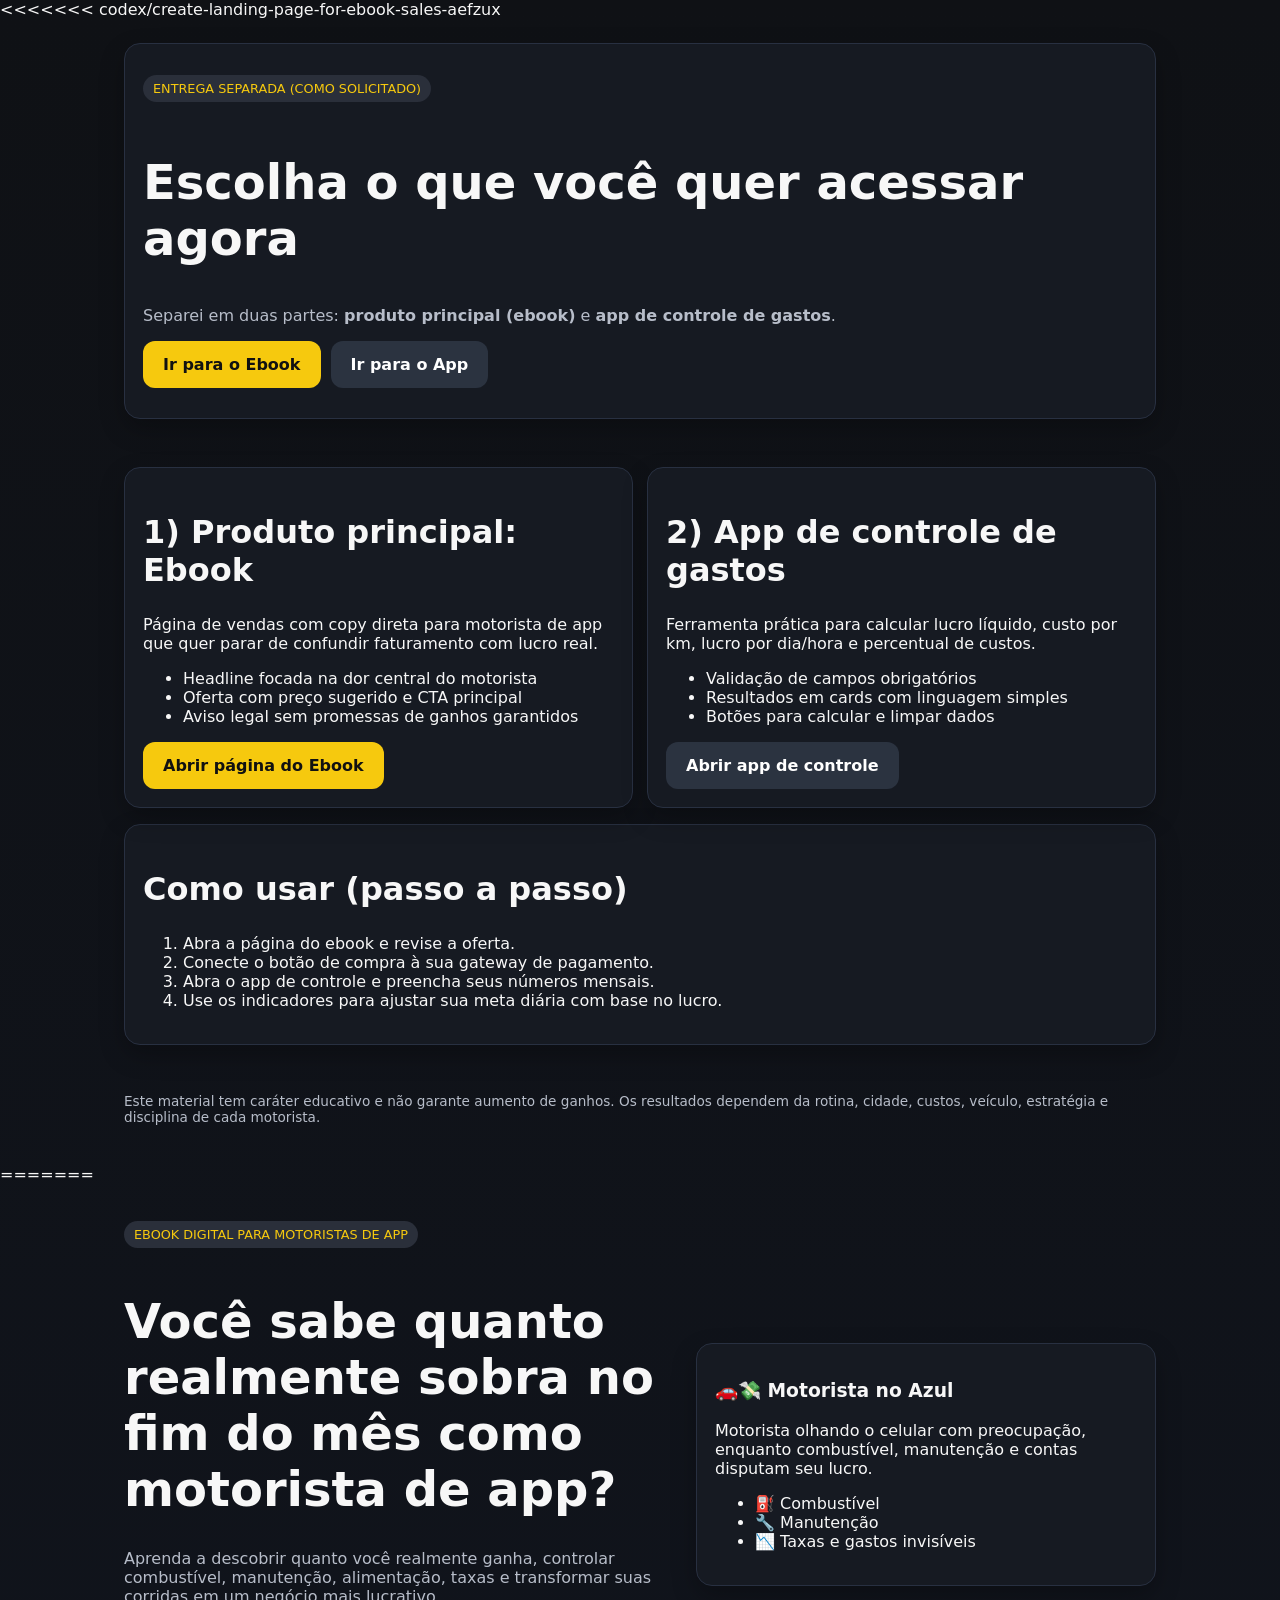
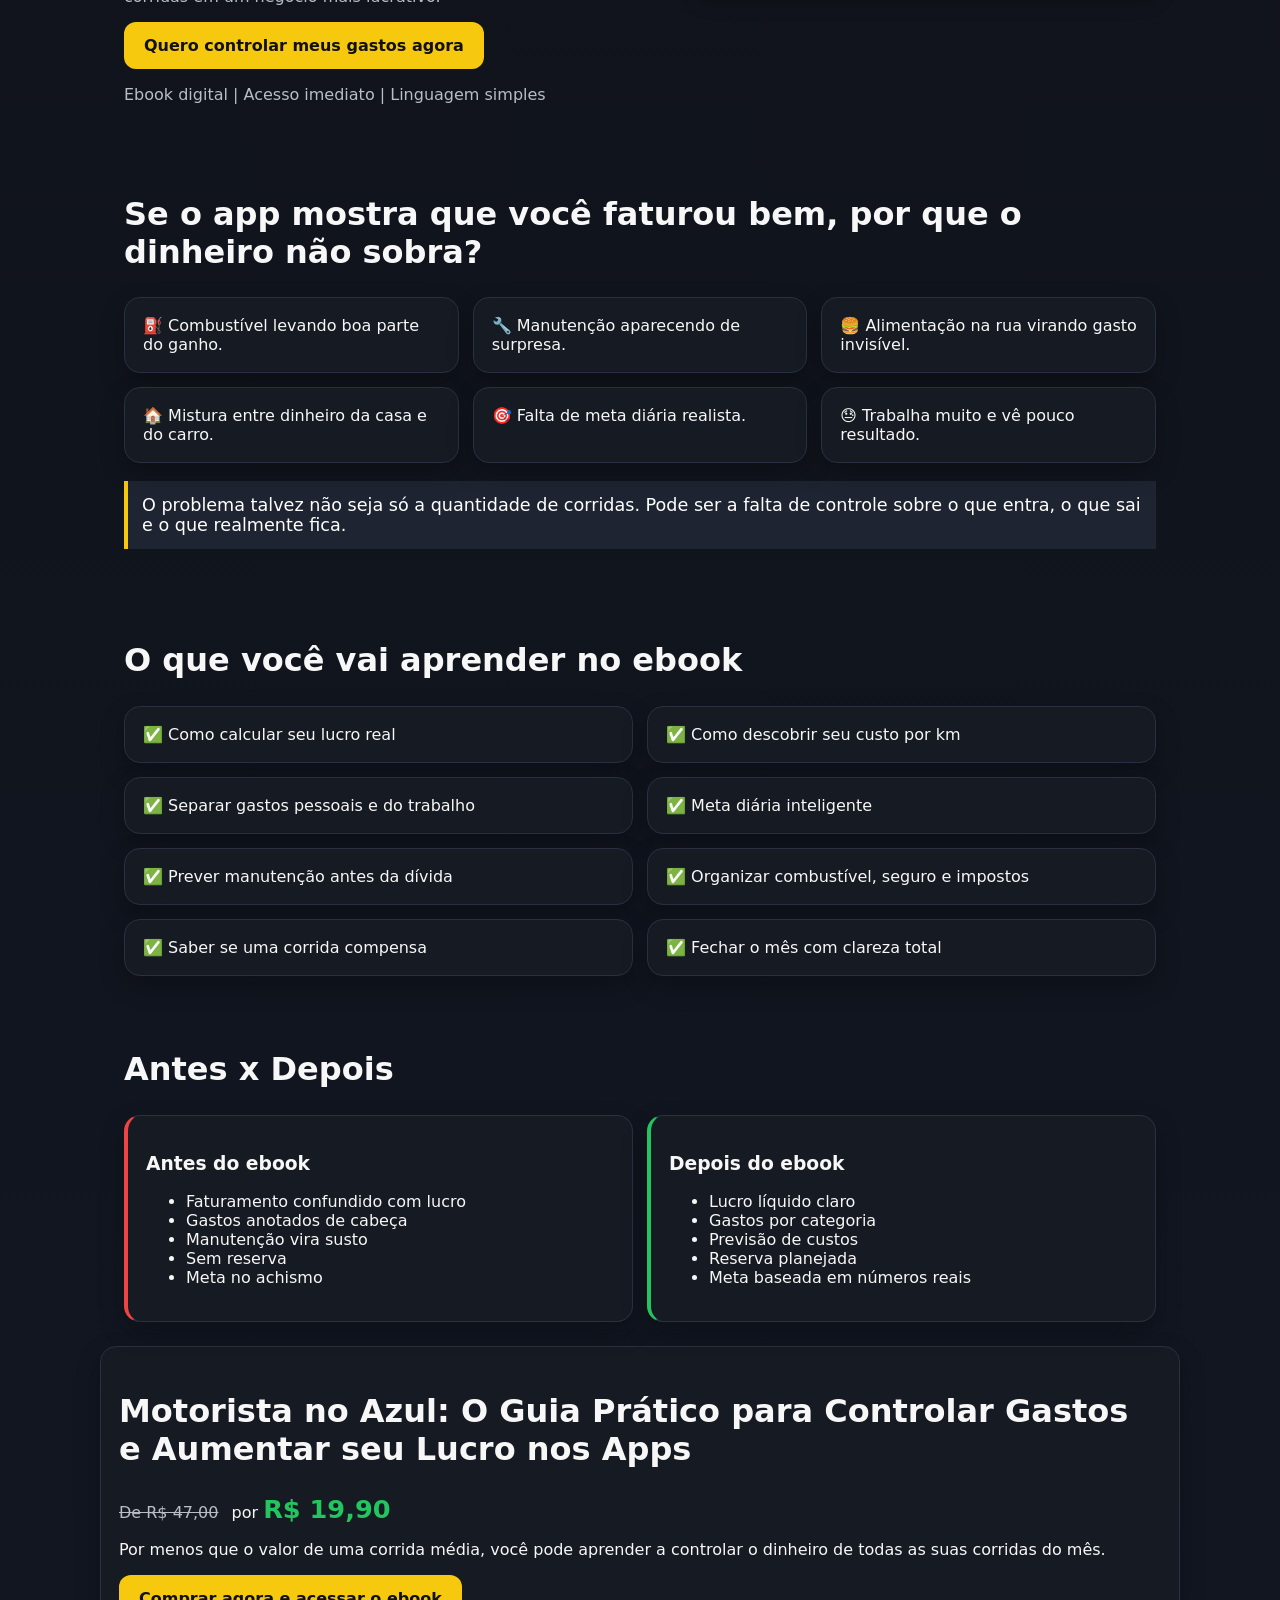
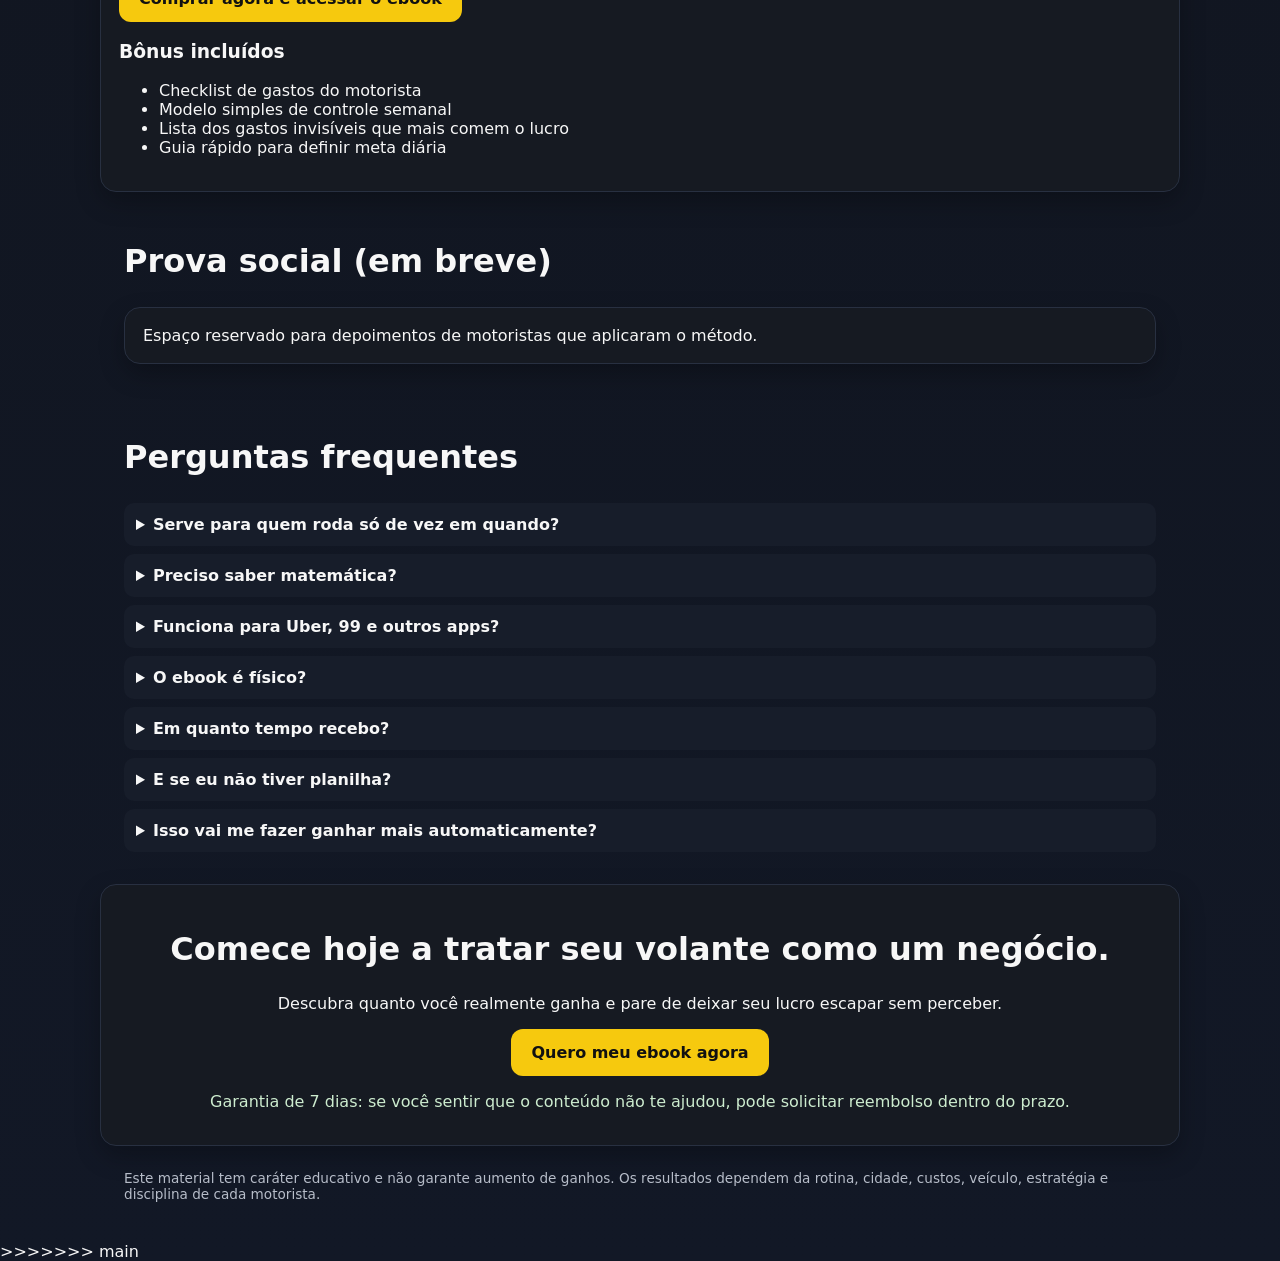
<file: index.html>
<!doctype html>
<html lang="pt-BR">
<head>
  <meta charset="UTF-8" />
  <meta name="viewport" content="width=device-width, initial-scale=1.0" />
<<<<<<< codex/create-landing-page-for-ebook-sales-aefzux
  <title>Motorista no Azul | Ebook + App de Controle</title>
  <meta
    name="description"
    content="Escolha seu próximo passo: conhecer o ebook Motorista no Azul ou usar o app de controle de gastos."
  />
  <link rel="stylesheet" href="styles.css" />
</head>
<body>
  <header class="container">
    <section class="card">
      <p class="badge">ENTREGA SEPARADA (COMO SOLICITADO)</p>
      <h1>Escolha o que você quer acessar agora</h1>
      <p class="sub">
        Separei em duas partes: <strong>produto principal (ebook)</strong> e
        <strong>app de controle de gastos</strong>.
      </p>
      <div class="actions">
        <a class="btn" href="ebook.html">Ir para o Ebook</a>
        <a class="btn ghost" href="app-controle.html">Ir para o App</a>
      </div>
    </section>
  </header>

  <main class="container">
    <section class="grid-2">
      <article class="card">
        <h2>1) Produto principal: Ebook</h2>
        <p>
          Página de vendas com copy direta para motorista de app que quer parar
          de confundir faturamento com lucro real.
        </p>
        <ul>
          <li>Headline focada na dor central do motorista</li>
          <li>Oferta com preço sugerido e CTA principal</li>
          <li>Aviso legal sem promessas de ganhos garantidos</li>
        </ul>
        <a class="btn" href="ebook.html">Abrir página do Ebook</a>
      </article>

      <article class="card">
        <h2>2) App de controle de gastos</h2>
        <p>
          Ferramenta prática para calcular lucro líquido, custo por km,
          lucro por dia/hora e percentual de custos.
        </p>
        <ul>
          <li>Validação de campos obrigatórios</li>
          <li>Resultados em cards com linguagem simples</li>
          <li>Botões para calcular e limpar dados</li>
        </ul>
        <a class="btn ghost" href="app-controle.html">Abrir app de controle</a>
      </article>
    </section>

    <section class="card" style="margin-top: 16px;">
      <h2>Como usar (passo a passo)</h2>
      <ol>
        <li>Abra a página do ebook e revise a oferta.</li>
        <li>Conecte o botão de compra à sua gateway de pagamento.</li>
        <li>Abra o app de controle e preencha seus números mensais.</li>
        <li>Use os indicadores para ajustar sua meta diária com base no lucro.</li>
      </ol>
    </section>
  </main>

  <footer class="container footer">
    Este material tem caráter educativo e não garante aumento de ganhos.
    Os resultados dependem da rotina, cidade, custos, veículo, estratégia e
    disciplina de cada motorista.
  </footer>
=======
  <title>Motorista no Azul | Controle seus gastos e lucro real</title>
  <meta name="description" content="Descubra quanto realmente sobra como motorista de aplicativo. Ebook prático para controlar gastos, lucro real e meta diária." />
  <link rel="stylesheet" href="styles.css" />
</head>
<body>
  <header class="hero container">
    <div>
      <p class="badge">EBOOK DIGITAL PARA MOTORISTAS DE APP</p>
      <h1>Você sabe quanto realmente sobra no fim do mês como motorista de app?</h1>
      <p class="sub">Aprenda a descobrir quanto você realmente ganha, controlar combustível, manutenção, alimentação, taxas e transformar suas corridas em um negócio mais lucrativo.</p>
      <a class="btn" href="checkout.html">Quero controlar meus gastos agora</a>
      <p class="micro">Ebook digital | Acesso imediato | Linguagem simples</p>
    </div>
    <div class="illustration card">
      <h3>🚗💸 Motorista no Azul</h3>
      <p>Motorista olhando o celular com preocupação, enquanto combustível, manutenção e contas disputam seu lucro.</p>
      <ul><li>⛽ Combustível</li><li>🔧 Manutenção</li><li>📉 Taxas e gastos invisíveis</li></ul>
    </div>
  </header>

  <section class="container">
    <h2>Se o app mostra que você faturou bem, por que o dinheiro não sobra?</h2>
    <div class="grid-3">
      <div class="card">⛽ Combustível levando boa parte do ganho.</div>
      <div class="card">🔧 Manutenção aparecendo de surpresa.</div>
      <div class="card">🍔 Alimentação na rua virando gasto invisível.</div>
      <div class="card">🏠 Mistura entre dinheiro da casa e do carro.</div>
      <div class="card">🎯 Falta de meta diária realista.</div>
      <div class="card">😓 Trabalha muito e vê pouco resultado.</div>
    </div>
    <p class="highlight">O problema talvez não seja só a quantidade de corridas. Pode ser a falta de controle sobre o que entra, o que sai e o que realmente fica.</p>
  </section>

  <section class="container">
    <h2>O que você vai aprender no ebook</h2>
    <div class="grid-2">
      <div class="card">✅ Como calcular seu lucro real</div><div class="card">✅ Como descobrir seu custo por km</div>
      <div class="card">✅ Separar gastos pessoais e do trabalho</div><div class="card">✅ Meta diária inteligente</div>
      <div class="card">✅ Prever manutenção antes da dívida</div><div class="card">✅ Organizar combustível, seguro e impostos</div>
      <div class="card">✅ Saber se uma corrida compensa</div><div class="card">✅ Fechar o mês com clareza total</div>
    </div>
  </section>

  <section class="container compare">
    <h2>Antes x Depois</h2>
    <div class="grid-2">
      <div class="card bad"><h3>Antes do ebook</h3><ul><li>Faturamento confundido com lucro</li><li>Gastos anotados de cabeça</li><li>Manutenção vira susto</li><li>Sem reserva</li><li>Meta no achismo</li></ul></div>
      <div class="card good"><h3>Depois do ebook</h3><ul><li>Lucro líquido claro</li><li>Gastos por categoria</li><li>Previsão de custos</li><li>Reserva planejada</li><li>Meta baseada em números reais</li></ul></div>
    </div>
  </section>

  <section class="container offer card">
    <h2>Motorista no Azul: O Guia Prático para Controlar Gastos e Aumentar seu Lucro nos Apps</h2>
    <p class="price"><span>De R$ 47,00</span> por <strong>R$ 19,90</strong></p>
    <p>Por menos que o valor de uma corrida média, você pode aprender a controlar o dinheiro de todas as suas corridas do mês.</p>
    <a class="btn" href="checkout.html">Comprar agora e acessar o ebook</a>
    <h3>Bônus incluídos</h3>
    <ul><li>Checklist de gastos do motorista</li><li>Modelo simples de controle semanal</li><li>Lista dos gastos invisíveis que mais comem o lucro</li><li>Guia rápido para definir meta diária</li></ul>
  </section>

  <section class="container">
    <h2>Prova social (em breve)</h2>
    <div class="card">Espaço reservado para depoimentos de motoristas que aplicaram o método.</div>
  </section>

  <section class="container">
    <h2>Perguntas frequentes</h2>
    <div class="faq">
      <details><summary>Serve para quem roda só de vez em quando?</summary><p>Sim. O método funciona para quem roda pouco ou muito, porque mostra o custo real da sua operação.</p></details>
      <details><summary>Preciso saber matemática?</summary><p>Não. A linguagem é simples e prática.</p></details>
      <details><summary>Funciona para Uber, 99 e outros apps?</summary><p>Sim, para qualquer app de corridas.</p></details>
      <details><summary>O ebook é físico?</summary><p>Não. É 100% digital.</p></details>
      <details><summary>Em quanto tempo recebo?</summary><p>Acesso imediato após confirmação de pagamento.</p></details>
      <details><summary>E se eu não tiver planilha?</summary><p>Você recebe um modelo simples de controle semanal.</p></details>
      <details><summary>Isso vai me fazer ganhar mais automaticamente?</summary><p>Não existe promessa de ganho garantido. O objetivo é te dar clareza para tomar decisões melhores com o dinheiro que você já movimenta todos os dias.</p></details>
    </div>
  </section>

  <section class="container card final-cta">
    <h2>Comece hoje a tratar seu volante como um negócio.</h2>
    <p>Descubra quanto você realmente ganha e pare de deixar seu lucro escapar sem perceber.</p>
    <a class="btn" href="checkout.html">Quero meu ebook agora</a>
    <p class="guarantee">Garantia de 7 dias: se você sentir que o conteúdo não te ajudou, pode solicitar reembolso dentro do prazo.</p>
  </section>

  <footer class="container footer">Este material tem caráter educativo e não garante aumento de ganhos. Os resultados dependem da rotina, cidade, custos, veículo, estratégia e disciplina de cada motorista.</footer>
>>>>>>> main
</body>
</html>
</file>
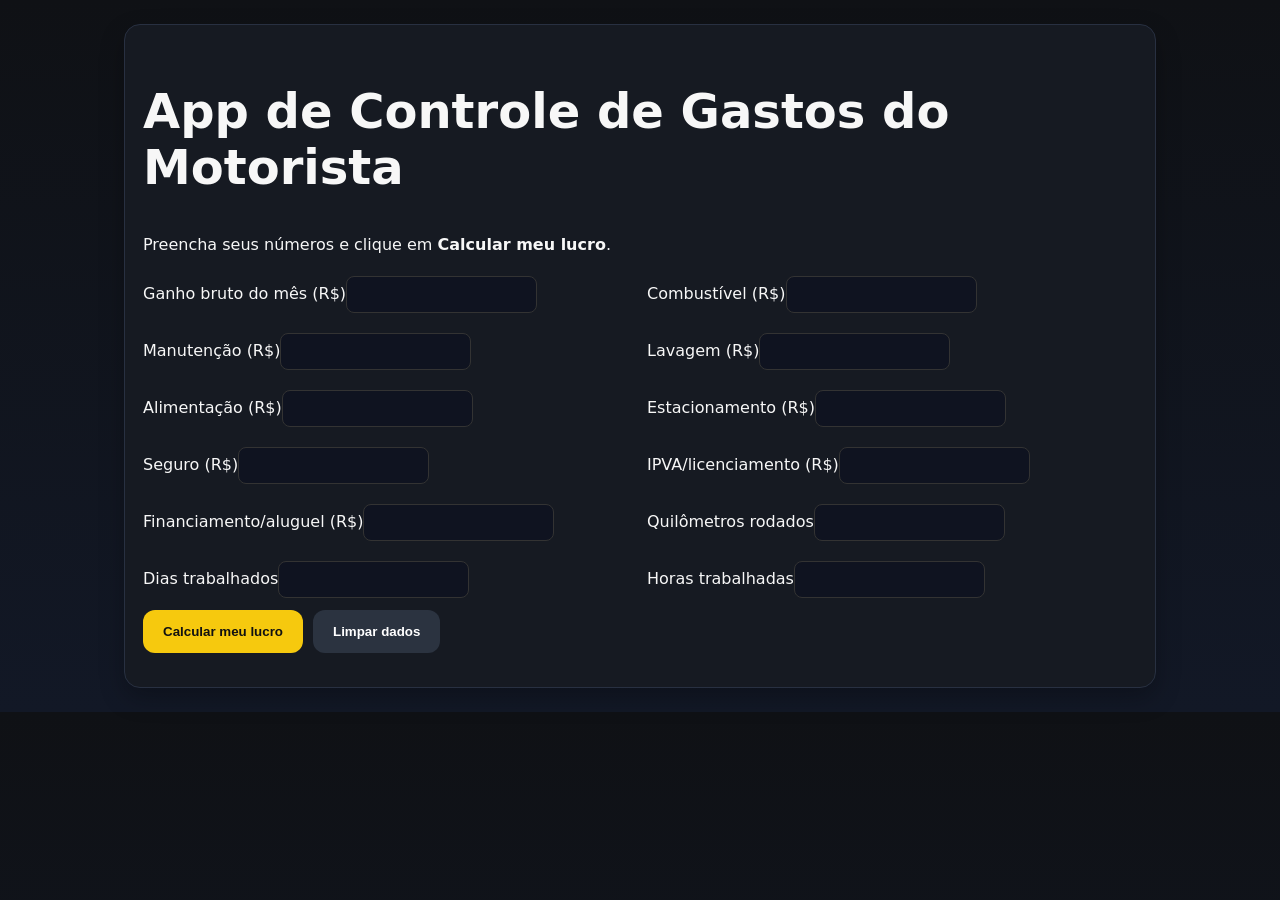
<file: app-controle.html>
<!doctype html><html lang='pt-BR'><head><meta charset='UTF-8'/><meta name='viewport' content='width=device-width, initial-scale=1.0'/><title>App de Controle de Gastos do Motorista</title><link rel='stylesheet' href='styles.css'/></head><body><main class='container'><section class='card'><h1>App de Controle de Gastos do Motorista</h1><p>Preencha seus números e clique em <strong>Calcular meu lucro</strong>.</p><form id='calcForm' class='grid-2'>
<label>Ganho bruto do mês (R$)<input name='gross' type='number' step='0.01' required></label>
<label>Combustível (R$)<input name='fuel' type='number' step='0.01' required></label>
<label>Manutenção (R$)<input name='maint' type='number' step='0.01' required></label>
<label>Lavagem (R$)<input name='wash' type='number' step='0.01' required></label>
<label>Alimentação (R$)<input name='food' type='number' step='0.01' required></label>
<label>Estacionamento (R$)<input name='park' type='number' step='0.01' required></label>
<label>Seguro (R$)<input name='ins' type='number' step='0.01' required></label>
<label>IPVA/licenciamento (R$)<input name='ipva' type='number' step='0.01' required></label>
<label>Financiamento/aluguel (R$)<input name='car' type='number' step='0.01' required></label>
<label>Quilômetros rodados<input name='km' type='number' step='0.01' required></label>
<label>Dias trabalhados<input name='days' type='number' step='1' required></label>
<label>Horas trabalhadas<input name='hours' type='number' step='0.01' required></label>
</form><div class='actions'><button class='btn' id='calcBtn'>Calcular meu lucro</button><button class='btn ghost' id='clearBtn'>Limpar dados</button></div><p id='error' class='error'></p><div id='results' class='grid-3'></div></section></main><script src='script.js'></script></body></html>
</file>
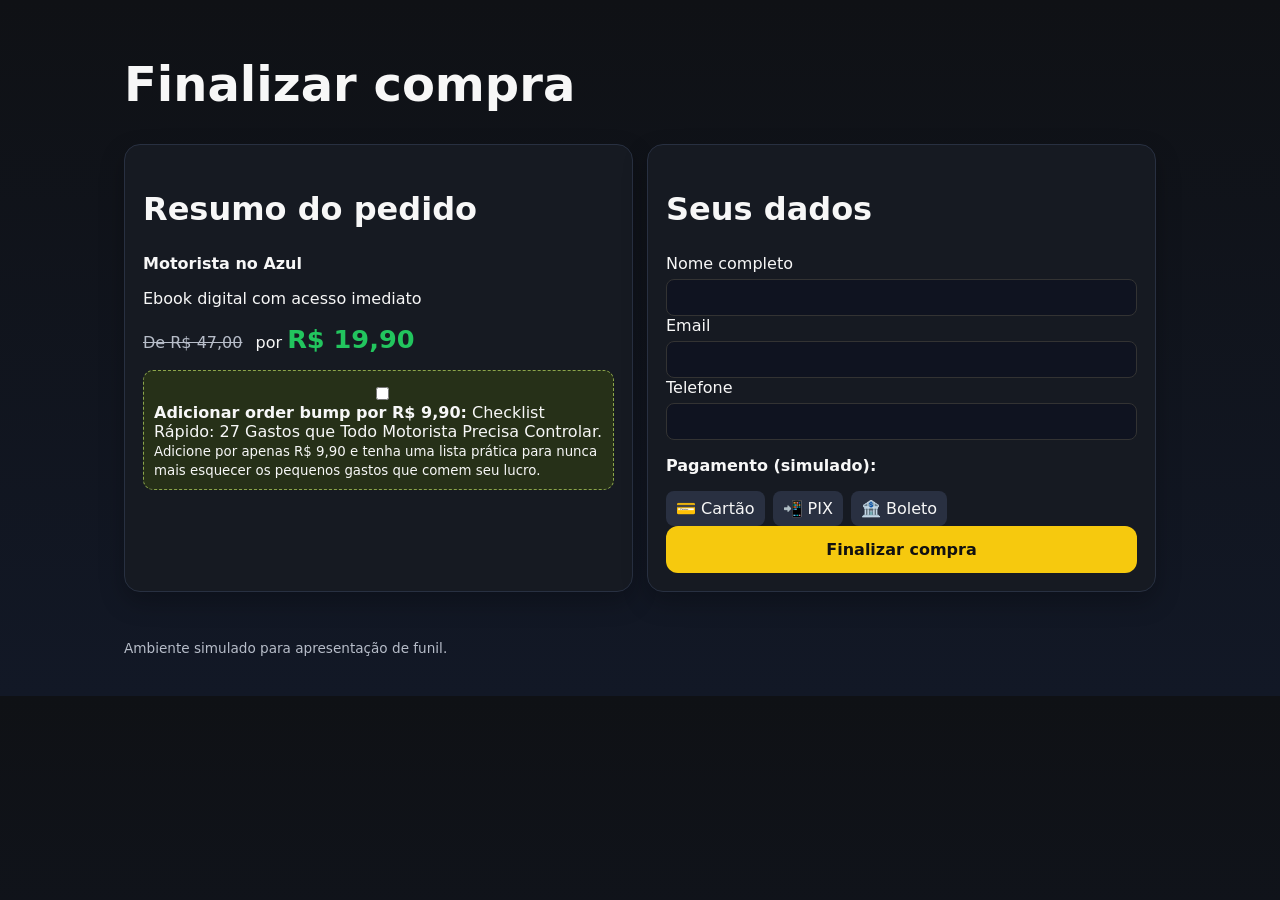
<file: checkout.html>
<!doctype html><html lang='pt-BR'><head><meta charset='UTF-8'/><meta name='viewport' content='width=device-width, initial-scale=1.0'/><title>Checkout | Motorista no Azul</title><link rel='stylesheet' href='styles.css'/></head><body><main class='container checkout'><h1>Finalizar compra</h1><div class='grid-2'><section class='card'><h2>Resumo do pedido</h2><p><strong>Motorista no Azul</strong></p><p>Ebook digital com acesso imediato</p><p class='price'><span>De R$ 47,00</span> por <strong>R$ 19,90</strong></p><label class='bump'><input type='checkbox'/> <strong>Adicionar order bump por R$ 9,90:</strong> Checklist Rápido: 27 Gastos que Todo Motorista Precisa Controlar.<br/><small>Adicione por apenas R$ 9,90 e tenha uma lista prática para nunca mais esquecer os pequenos gastos que comem seu lucro.</small></label></section><section class='card'><h2>Seus dados</h2><form><label>Nome completo<input required type='text'/></label><label>Email<input required type='email'/></label><label>Telefone<input required type='tel'/></label><p><strong>Pagamento (simulado):</strong></p><div class='pay'><span>💳 Cartão</span><span>📲 PIX</span><span>🏦 Boleto</span></div><a class='btn block' href='upsell.html'>Finalizar compra</a></form></section></div></main><footer class='container footer'>Ambiente simulado para apresentação de funil.</footer></body></html>
</file>
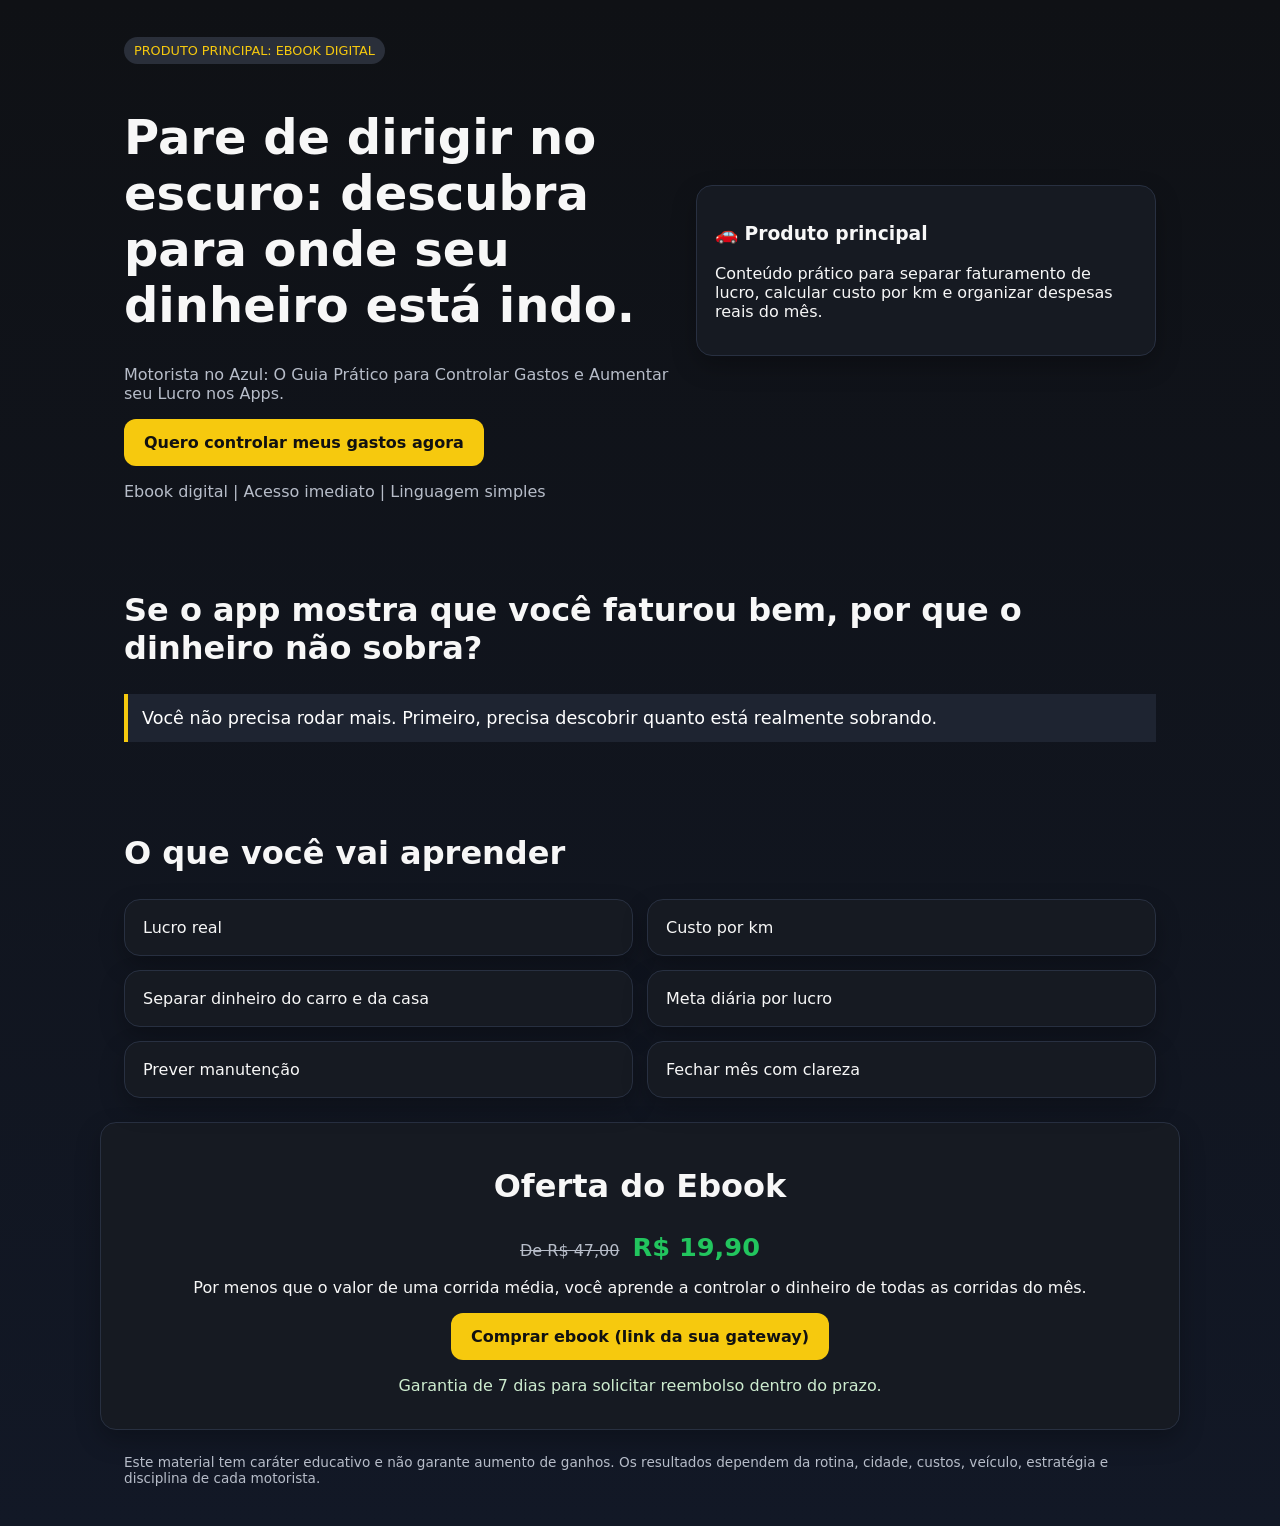
<file: ebook.html>
<!doctype html>
<html lang="pt-BR">
<head>
  <meta charset="UTF-8" />
  <meta name="viewport" content="width=device-width, initial-scale=1.0" />
  <title>Motorista no Azul: Ebook</title>
  <meta name="description" content="Ebook para motoristas de aplicativo controlarem gastos e lucro real." />
  <link rel="stylesheet" href="styles.css" />
</head>
<body>
<header class="hero container">
  <div>
    <p class="badge">PRODUTO PRINCIPAL: EBOOK DIGITAL</p>
    <h1>Pare de dirigir no escuro: descubra para onde seu dinheiro está indo.</h1>
    <p class="sub">Motorista no Azul: O Guia Prático para Controlar Gastos e Aumentar seu Lucro nos Apps.</p>
    <a class="btn" href="#oferta">Quero controlar meus gastos agora</a>
    <p class="micro">Ebook digital | Acesso imediato | Linguagem simples</p>
  </div>
  <div class="card"><h3>🚗 Produto principal</h3><p>Conteúdo prático para separar faturamento de lucro, calcular custo por km e organizar despesas reais do mês.</p></div>
</header>
<section class="container"><h2>Se o app mostra que você faturou bem, por que o dinheiro não sobra?</h2><p class="highlight">Você não precisa rodar mais. Primeiro, precisa descobrir quanto está realmente sobrando.</p></section>
<section class="container"><h2>O que você vai aprender</h2><div class="grid-2"><div class="card">Lucro real</div><div class="card">Custo por km</div><div class="card">Separar dinheiro do carro e da casa</div><div class="card">Meta diária por lucro</div><div class="card">Prever manutenção</div><div class="card">Fechar mês com clareza</div></div></section>
<section id="oferta" class="container card final-cta"><h2>Oferta do Ebook</h2><p class="price"><span>De R$ 47,00</span> <strong>R$ 19,90</strong></p><p>Por menos que o valor de uma corrida média, você aprende a controlar o dinheiro de todas as corridas do mês.</p><a class="btn" href="#">Comprar ebook (link da sua gateway)</a><p class="guarantee">Garantia de 7 dias para solicitar reembolso dentro do prazo.</p></section>
<footer class="container footer">Este material tem caráter educativo e não garante aumento de ganhos. Os resultados dependem da rotina, cidade, custos, veículo, estratégia e disciplina de cada motorista.</footer>
</body>
</html>
</file>
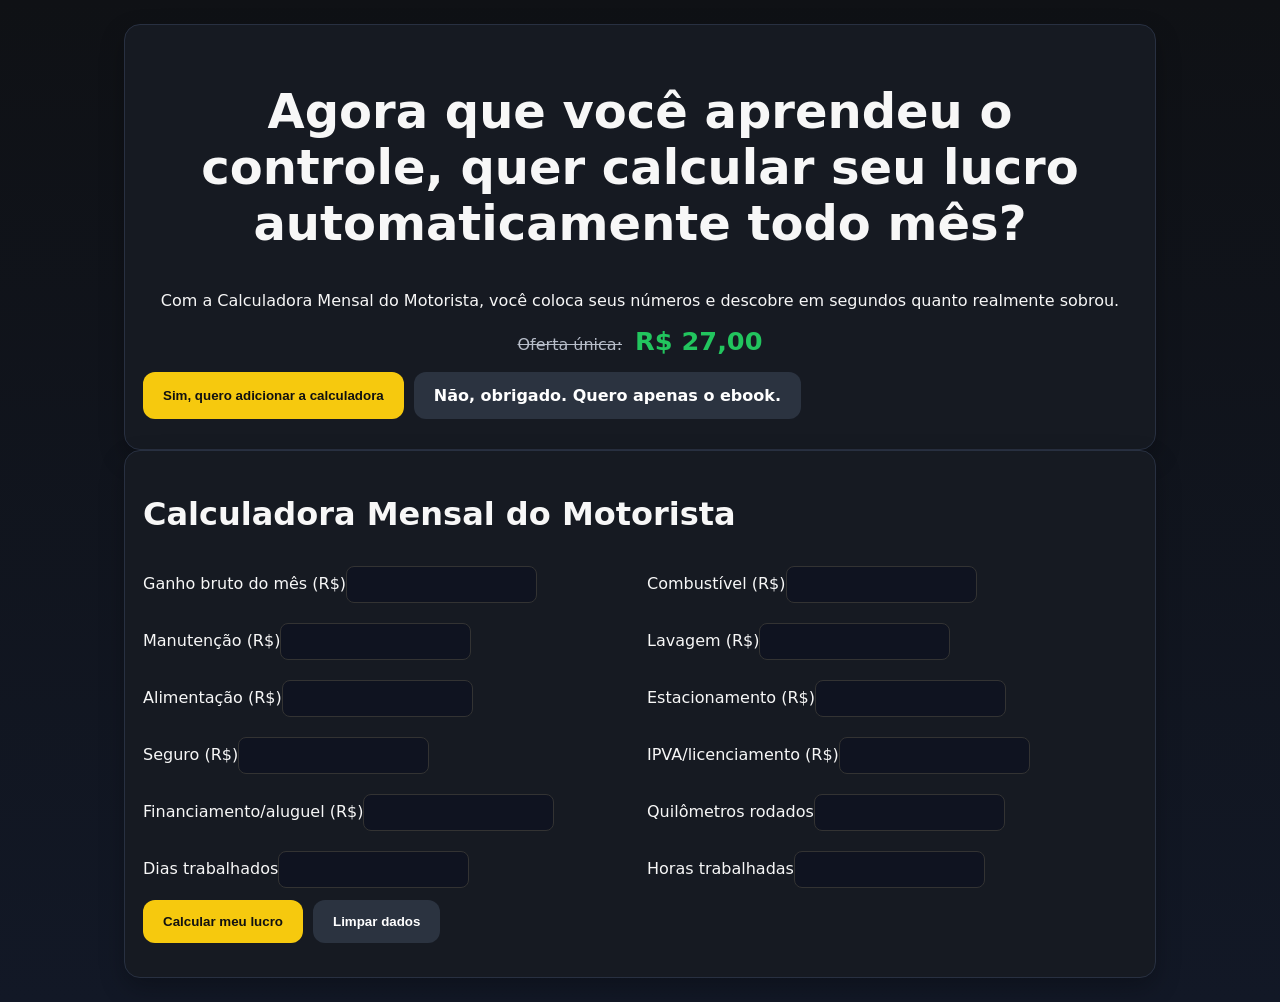
<file: upsell.html>
<!doctype html><html lang='pt-BR'><head><meta charset='UTF-8'/><meta name='viewport' content='width=device-width, initial-scale=1.0'/><title>Upsell | Calculadora Mensal do Motorista</title><link rel='stylesheet' href='styles.css'/></head><body><main class='container'><section class='card final-cta'><h1>Agora que você aprendeu o controle, quer calcular seu lucro automaticamente todo mês?</h1><p>Com a Calculadora Mensal do Motorista, você coloca seus números e descobre em segundos quanto realmente sobrou.</p><p class='price'><span>Oferta única:</span> <strong>R$ 27,00</strong></p><div class='actions'><button class='btn'>Sim, quero adicionar a calculadora</button><a class='btn ghost' href='index.html'>Não, obrigado. Quero apenas o ebook.</a></div></section>
<section class='card'><h2>Calculadora Mensal do Motorista</h2><form id='calcForm' class='grid-2'>
<label>Ganho bruto do mês (R$)<input name='gross' type='number' step='0.01' required></label>
<label>Combustível (R$)<input name='fuel' type='number' step='0.01' required></label>
<label>Manutenção (R$)<input name='maint' type='number' step='0.01' required></label>
<label>Lavagem (R$)<input name='wash' type='number' step='0.01' required></label>
<label>Alimentação (R$)<input name='food' type='number' step='0.01' required></label>
<label>Estacionamento (R$)<input name='park' type='number' step='0.01' required></label>
<label>Seguro (R$)<input name='ins' type='number' step='0.01' required></label>
<label>IPVA/licenciamento (R$)<input name='ipva' type='number' step='0.01' required></label>
<label>Financiamento/aluguel (R$)<input name='car' type='number' step='0.01' required></label>
<label>Quilômetros rodados<input name='km' type='number' step='0.01' required></label>
<label>Dias trabalhados<input name='days' type='number' step='1' required></label>
<label>Horas trabalhadas<input name='hours' type='number' step='0.01' required></label>
</form><div class='actions'><button class='btn' id='calcBtn'>Calcular meu lucro</button><button class='btn ghost' id='clearBtn'>Limpar dados</button></div><p id='error' class='error'></p><div id='results' class='grid-3'></div></section></main><script src='script.js'></script></body></html>
</file>
<file: styles.css>
:root{--bg:#0f1115;--card:#161a22;--text:#f7f7f7;--muted:#b7bdc9;--accent:#f6c90e;--green:#22c55e}*{box-sizing:border-box}body{margin:0;font-family:Inter,system-ui,sans-serif;background:linear-gradient(180deg,#0f1115,#121826);color:var(--text)}.container{max-width:1080px;margin:auto;padding:24px}.hero{display:grid;grid-template-columns:1.2fr 1fr;gap:20px;align-items:center}.badge{display:inline-block;background:#2a2f3a;color:var(--accent);padding:6px 10px;border-radius:999px;font-size:.8rem}.sub,.micro{color:var(--muted)}h1{font-size:clamp(1.8rem,4vw,3rem)}h2{font-size:clamp(1.4rem,3vw,2rem)}.btn{display:inline-block;background:var(--accent);color:#111;font-weight:700;padding:14px 20px;border-radius:12px;text-decoration:none;border:none;cursor:pointer}.btn.ghost{background:#2b3340;color:#fff}.block{display:block;text-align:center}.card{background:var(--card);border:1px solid #283041;padding:18px;border-radius:16px;box-shadow:0 10px 25px rgba(0,0,0,.25)}.grid-2,.grid-3{display:grid;gap:14px}.grid-2{grid-template-columns:repeat(2,minmax(0,1fr))}.grid-3{grid-template-columns:repeat(3,minmax(0,1fr))}.highlight{font-size:1.1rem;color:#fff;padding:14px;background:#1e2431;border-left:4px solid var(--accent)}.bad{border-left:4px solid #ef4444}.good{border-left:4px solid var(--green)}.price span{text-decoration:line-through;color:var(--muted);margin-right:8px}.price strong{font-size:1.6rem;color:var(--green)}details{background:#171d2a;border-radius:10px;padding:12px;margin:8px 0}.faq summary{cursor:pointer;font-weight:600}.final-cta{text-align:center}.guarantee{color:#cdeccf}.footer{font-size:.85rem;color:var(--muted);padding-bottom:40px}.checkout input,label{display:block;width:100%}input{margin-top:6px;padding:10px;border-radius:8px;border:1px solid #333;background:#0f1320;color:#fff}.pay{display:flex;gap:8px;flex-wrap:wrap}.pay span{background:#293041;padding:8px 10px;border-radius:8px}.bump{margin-top:16px;background:#263018;padding:10px;border-radius:10px;border:1px dashed #8ba54a}.actions{display:flex;gap:10px;flex-wrap:wrap;margin:12px 0}.error{color:#f87171}.result-card{background:#111827;border:1px solid #2d3748;border-radius:12px;padding:12px}
@media (max-width:800px){.hero,.grid-2,.grid-3{grid-template-columns:1fr}.container{padding:18px}}
</file>
